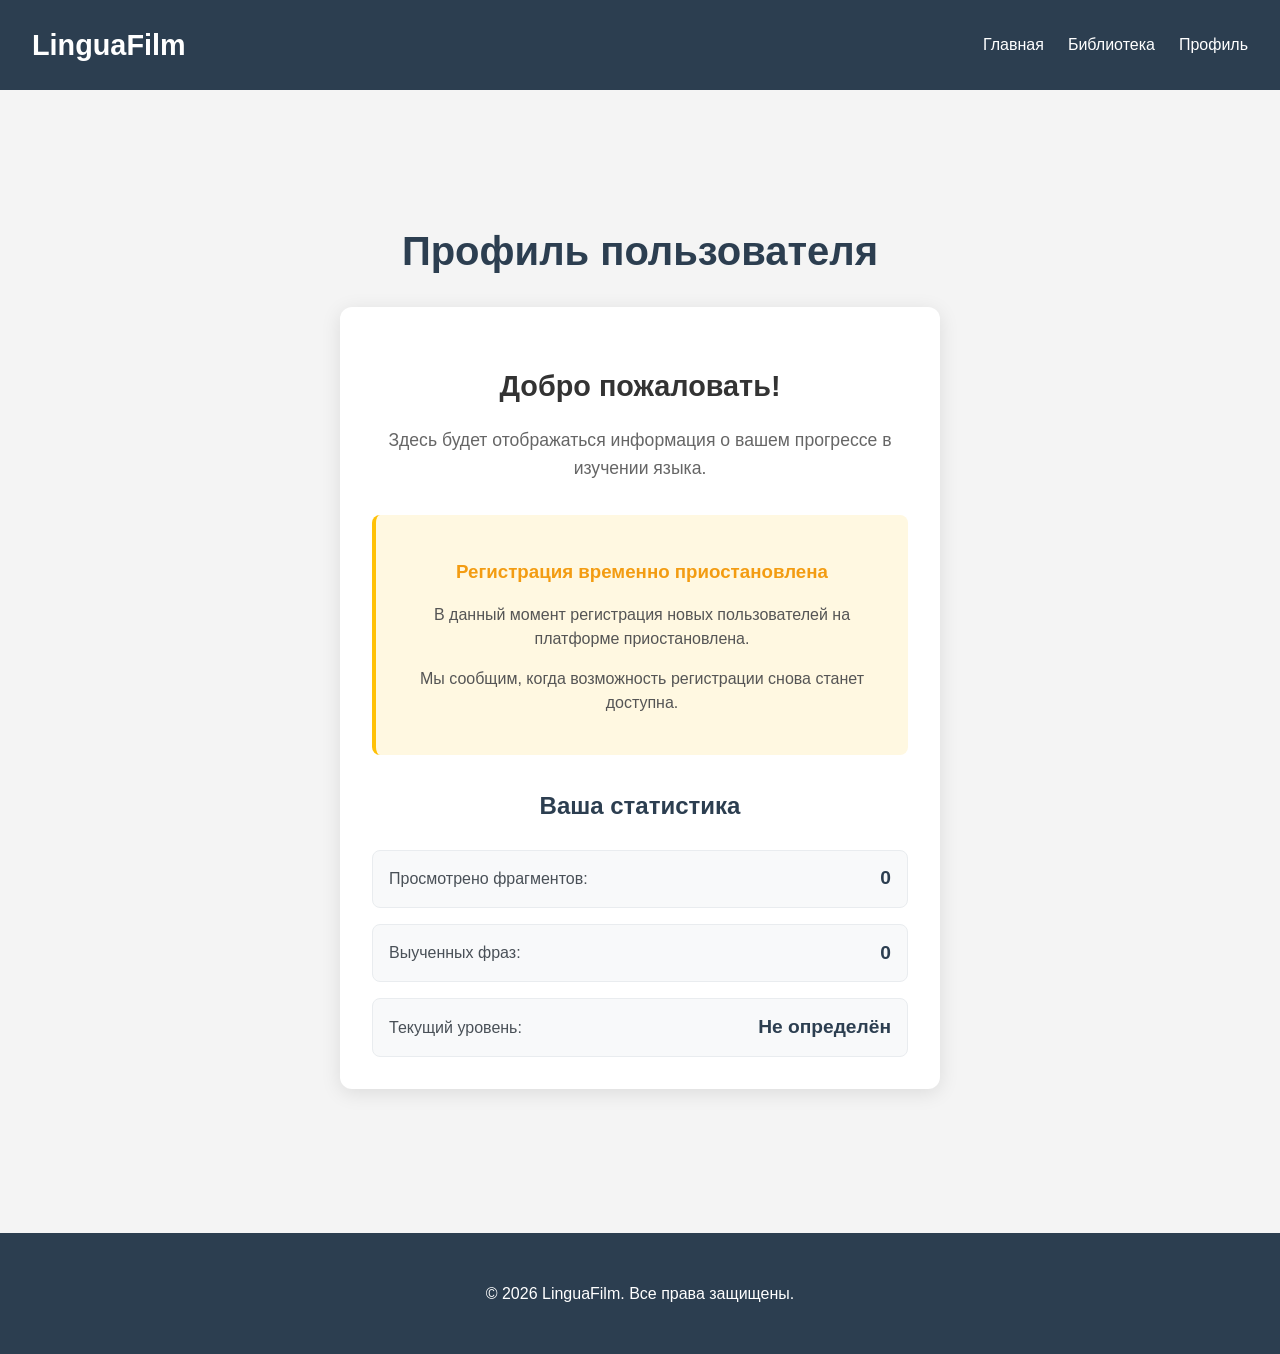
<file: profile.html>
<!--<!DOCTYPE html>
<html lang="ru">
<head>
    <meta charset="UTF-8">
    <meta name="viewport" content="width=device-width, initial-scale=1.0">
    <title>LinguaFilm — Профиль</title>
    <link rel="stylesheet" href="styles.css">
</head>
<body>
    <header class="header">
        <div class="logo">LinguaFilm</div>
        <nav class="nav">
            <ul>
                <li><a href="index.html">Главная</a></li>
                <li><a href="library.html">Библиотека</a></li>
                <li><a href="profile.html" class="active">Профиль</a></li>
            </ul>
        </nav>
    </header>

    <main class="main">
        <section id="profile" class="profile">
            <h1>Профиль пользователя</h1>
            <div class="profile-content">
                <div class="user-info">
                    <h2>Добро пожаловать!</h2>
                    <p>Здесь будет отображаться информация о вашем прогрессе в изучении языка.</p>
                </div>

                <div class="registration-notice">
                    <h3>Регистрация временно приостановлена</h3>
                    <p>В данный момент регистрация новых пользователей на платформе приостановлена.</p>
                    <p>Мы сообщим, когда возможность регистрации снова станет доступна.</p>
                </div>

                <div class="progress-stats">
                    <h3>Ваша статистика</h3>
                    <p>Просмотрено фрагментов: 0</p>
                    <p>Выученных фраз: 0</p>
                    <p>Текущий уровень: Не определён</p>
                </div>
            </div>
        </section>
    </main>

    <footer class="footer">
        <p>&copy; 2026 LinguaFilm. Все права защищены.</p>
    </footer>
</body>
</html>
-->




<!DOCTYPE html>
<html lang="ru">
<head>
    <meta charset="UTF-8">
    <meta name="viewport" content="width=device-width, initial-scale=1.0">
    <title>LinguaFilm — Профиль</title>
    <link rel="stylesheet" href="styles.css">
</head>
<body>
    <header class="header">
        <div class="logo">LinguaFilm</div>
        <nav class="nav">
            <ul>
                <li><a href="index.html">Главная</a></li>
                <li><a href="library.html">Библиотека</a></li>
                <li><a href="profile.html" class="active">Профиль</a></li>
            </ul>
        </nav>
    </header>

    <main class="main">
        <section id="profile" class="profile">
            <div class="profile-wrapper">
                <h1>Профиль пользователя</h1>
                
                <div class="profile-content">
                    <div class="user-info">
                        <h2>Добро пожаловать!</h2>
                        <p>Здесь будет отображаться информация о вашем прогрессе в изучении языка.</p>
                    </div>

                    <div class="registration-notice">
                <h3>Регистрация временно приостановлена</h3>
                <p>В данный момент регистрация новых пользователей на платформе приостановлена.</p>
                <p>Мы сообщим, когда возможность регистрации снова станет доступна.</p>
            </div>

            <div class="progress-stats">
                <h3>Ваша статистика</h3>
                <div class="stats-grid">
                    <div class="stat-item">
                        <span class="stat-label">Просмотрено фрагментов:</span>
                        <span class="stat-value">0</span>
                    </div>
                    <div class="stat-item">
                        <span class="stat-label">Выученных фраз:</span>
                        <span class="stat-value">0</span>
                    </div>
            <div class="stat-item">
                <span class="stat-label">Текущий уровень:</span>
                <span class="stat-value">Не определён</span>
            </div>
        </div>
    </div>
</div>
</section>
</main>

<footer class="footer">
    <p>&copy; 2026 LinguaFilm. Все права защищены.</p>
</footer>
</body>
</html>
</file>
<file: styles.css>
/* * {
    margin: 0;
    padding: 0;
    box-sizing: border-box;
}*/

/*body {
    font-family: 'Segoe UI', Tahoma, Geneva, Verdana, sans-serif;
    line-height: 1.6;
    color: #333;
    background-color: #f4f4f4;
}*/
body {
    min-height: 100vh;
    display: grid;
    grid-template-rows: auto 1fr auto;
    margin: 0;
    font-family: 'Segoe UI', Tahoma, Geneva, Verdana, sans-serif;
    line-height: 1.6;
    color: #333;
    background-color: #f4f4f4;
}

.header {
    background-color: #2c3e50;
    color: white;
    display: flex;
    justify-content: space-between;
    align-items: center;
    padding: 1rem 2rem;
}

.logo {
    font-size: 1.8rem;
    font-weight: bold;
}

.nav ul {
    list-style: none;
    display: flex;
    gap: 1.5rem;
}

.nav a {
    color: white;
    text-decoration: none;
    font-weight: 500;
}

.main {
    padding: 2rem;
}

.hero {
    text-align: center;
    padding: 3rem 0;
    background: linear-gradient(135deg, #667eea 0%, #764ba2 100%);
    color: white;
}

.hero h1 {
    font-size: 2.5rem;
    margin-bottom: 1rem;
}

.hero p {
    font-size: 1.2rem;
    margin-bottom: 2rem;
}

#startButton {
    padding: 0.8rem 2rem;
    background-color: #e74c3c;
    color: white;
    border: none;
    border-radius: 5px;
    cursor: pointer;
    font-size: 1rem;
}

.library {
    margin-top: 3rem;
}

.filter {
    display: flex;
    gap: 1rem;
    margin-bottom: 2rem;
    flex-wrap: wrap;
}

.filter label {
    font-weight: 600;
}

.clips {
    display: grid;
    grid-template-columns: repeat(auto-fit, minmax(280px, 1fr));
    gap: 1.5rem;
}

.clip-card {
    background-color: white;
    border-radius: 8px;
    overflow: hidden;
    box-shadow: 0 4px 6px rgba(0, 0, 0, 0.1);
    cursor: pointer;
}

.clip-card img {
    width: 100%;
    height: 160px;
    object-fit: cover;
}

.clip-card .info {
    padding: 1rem;
}

.clip-card h4 {
    margin-bottom: 0.5rem;
    font-size: 1.1rem;
}

.clip-card p {
    color: #777;
    font-size: 0.9rem;
}

.player {
    position: fixed;
    top: 50%;
    left: 50%;
    transform: translate(-50%, -50%);
    background-color: white;
    width: 90%;
    max-width: 800px;
    border-radius: 12px;
    box-shadow: 0 10px 30px rgba(0, 0, 0, 0.3);
    padding: 2rem;
    z-index: 1000;
}

.player.hidden {
    display: none;
}

.video-container {
    margin-bottom: 2rem;
}

#clipVideo {
    width: 100%;
    border-radius: 8px;
}

.transcript h3 {
    margin-bottom: 1rem;
    color: #2c3e50;
}

#transcriptList {
    list-style: none;
}

#transcriptList li {
    padding: 0.7rem 0;
    border-bottom: 1px solid #eee;
}

#transcriptList .original {
    font-weight: 600;
    color: #333;
}

#transcriptList .translation {
    color: #666;
    font-style: italic;
}

#closePlayer {
    margin-top: 1.5rem;
    padding: 0.7rem 1.5rem;
    background-color: #bdc3c7;
    border: none;
    border-radius: 5px;
    cursor: pointer;
}

/*.footer {
    text-align: center;
    padding: 2rem;
    background-color: #2c3e50;
    color: white;
    margin-top: 3rem;
}*/
.footer {
    margin-top: 3rem;
    grid-row: 3;
    text-align: center;
    padding: 2rem;
    background-color: #2c3e50;
    color: white;
}


@media (max-width: 768px) {
    .header, .filter {
        flex-direction: column;
        align-items: center;
        text-align: center;
    }

    .nav ul {
        margin-top: 1rem;
    }
}




/* Стили для страницы профиля */
.profile-wrapper {
    max-width: 600px;
    margin: 2rem auto;
    text-align: center;
    padding: 2rem;
}

.profile h1 {
    color: #2c3e50;
    font-size: 2.5rem;
    margin-bottom: 1.5rem;
    text-align: center;
}

.profile-content {
    background: white;
    border-radius: 12px;
    box-shadow: 0 4px 20px rgba(0, 0, 0, 0.1);
    padding: 2rem;
    margin: 0 auto;
}

.user-info h2 {
    color: #333;
    font-size: 1.8rem;
    margin-bottom: 1rem;
}

.user-info p {
    color: #666;
    font-size: 1.1rem;
    line-height: 1.6;
    margin-bottom: 2rem;
}

/* Стили для уведомления о регистрации */
.registration-notice {
    background: #fff8e1;
    border-left: 4px solid #ffc107;
    padding: 1.5rem;
    border-radius: 8px;
    margin: 2rem 0;
}

.registration-notice h3 {
    color: #f39c12;
    margin-bottom: 0.5rem;
}

.registration-notice p {
    color: #555;
    line-height: 1.5;
}

/* Стили для статистики */
.progress-stats h3 {
    color: #2c3e50;
    text-align: center;
    margin-bottom: 1.5rem;
    font-size: 1.5rem;
}

.stats-grid {
    display: grid;
    grid-template-columns: 1fr;
    gap: 1rem;
}

.stat-item {
    display: flex;
    justify-content: space-between;
    align-items: center;
    padding: 0.8rem 1rem;
    background: #f8f9fa;
    border-radius: 8px;
    border: 1px solid #e9ecef;
}

.stat-label {
    font-weight: 500;
    color: #495057;
}

.stat-value {
    font-weight: bold;
    color: #2c3e50;
    font-size: 1.2rem;
}

/* Адаптивность */
@media (max-width: 768px) {
    .profile-wrapper {
        padding: 1rem;
        margin: 1rem auto;
    }
    
    .profile h1 {
        font-size: 2rem;
    }
    
    .profile-content {
        padding: 1.5rem;
    }
}
</file>
